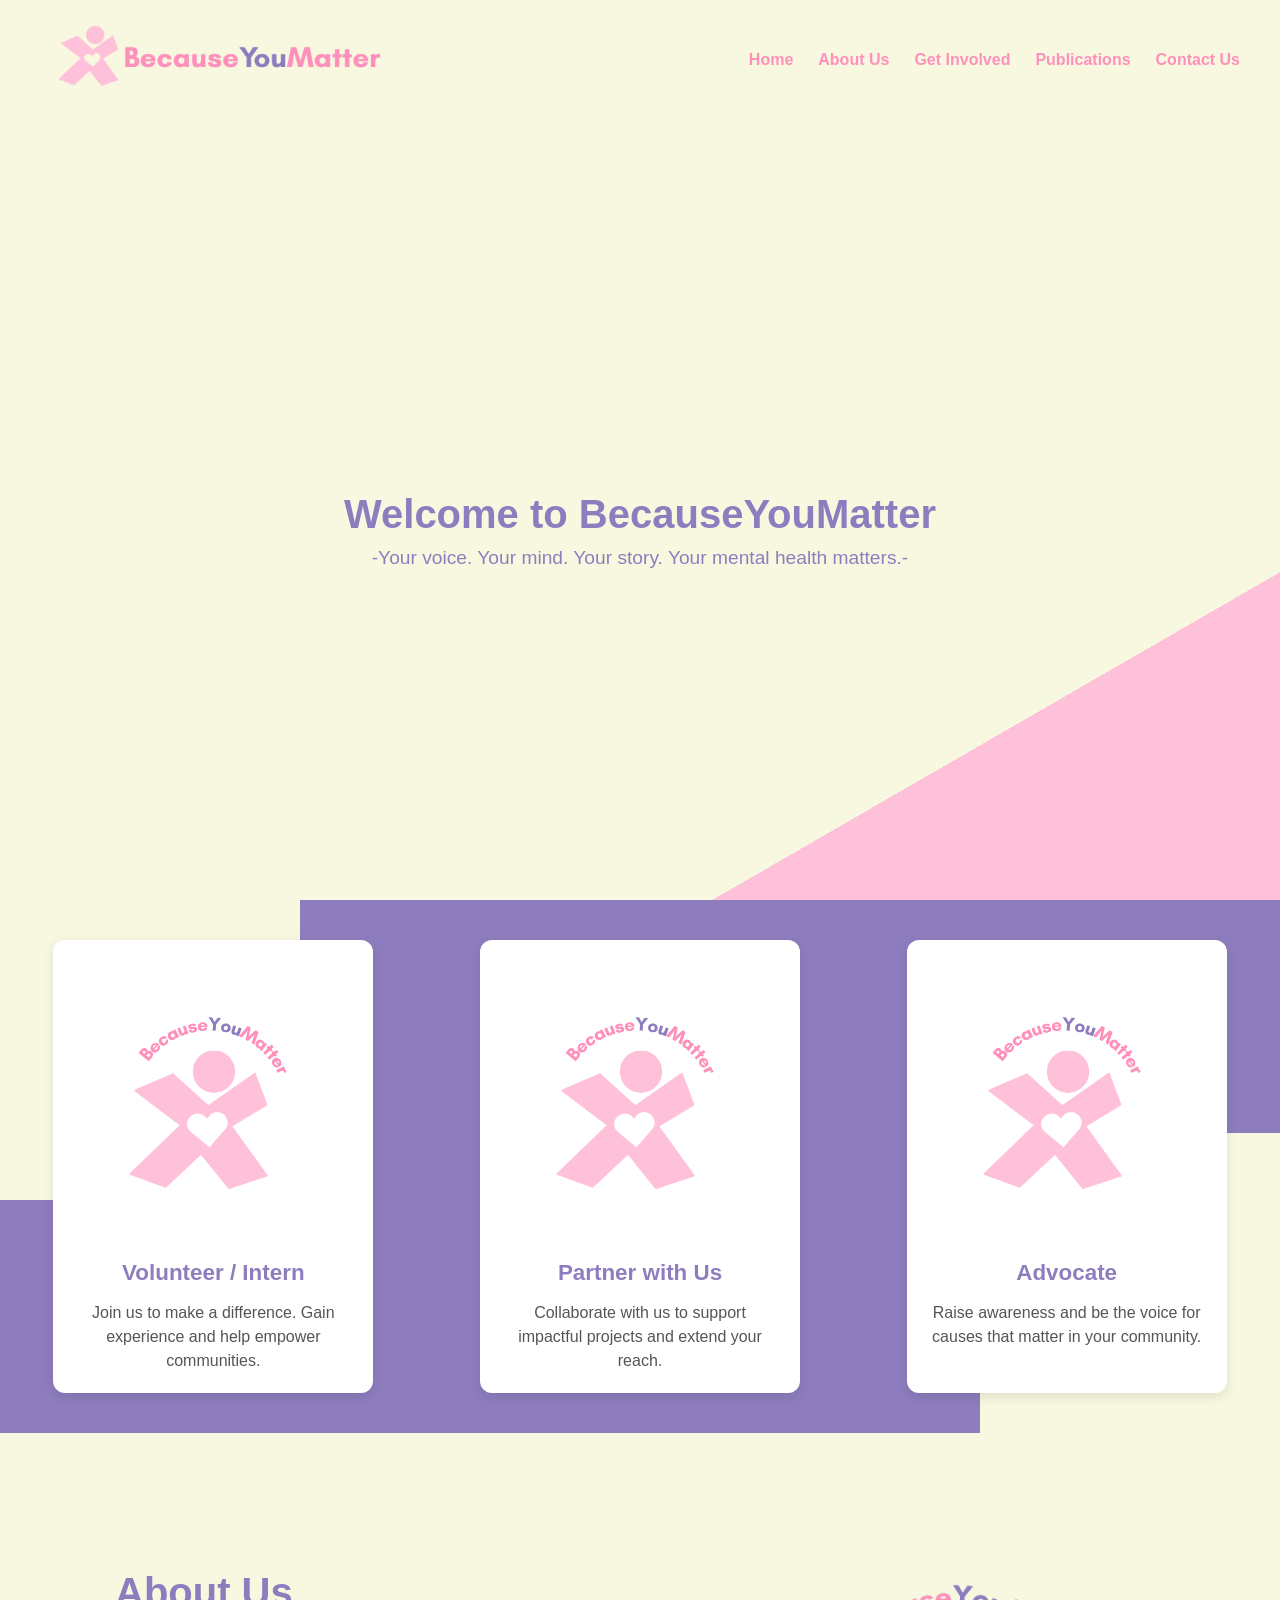
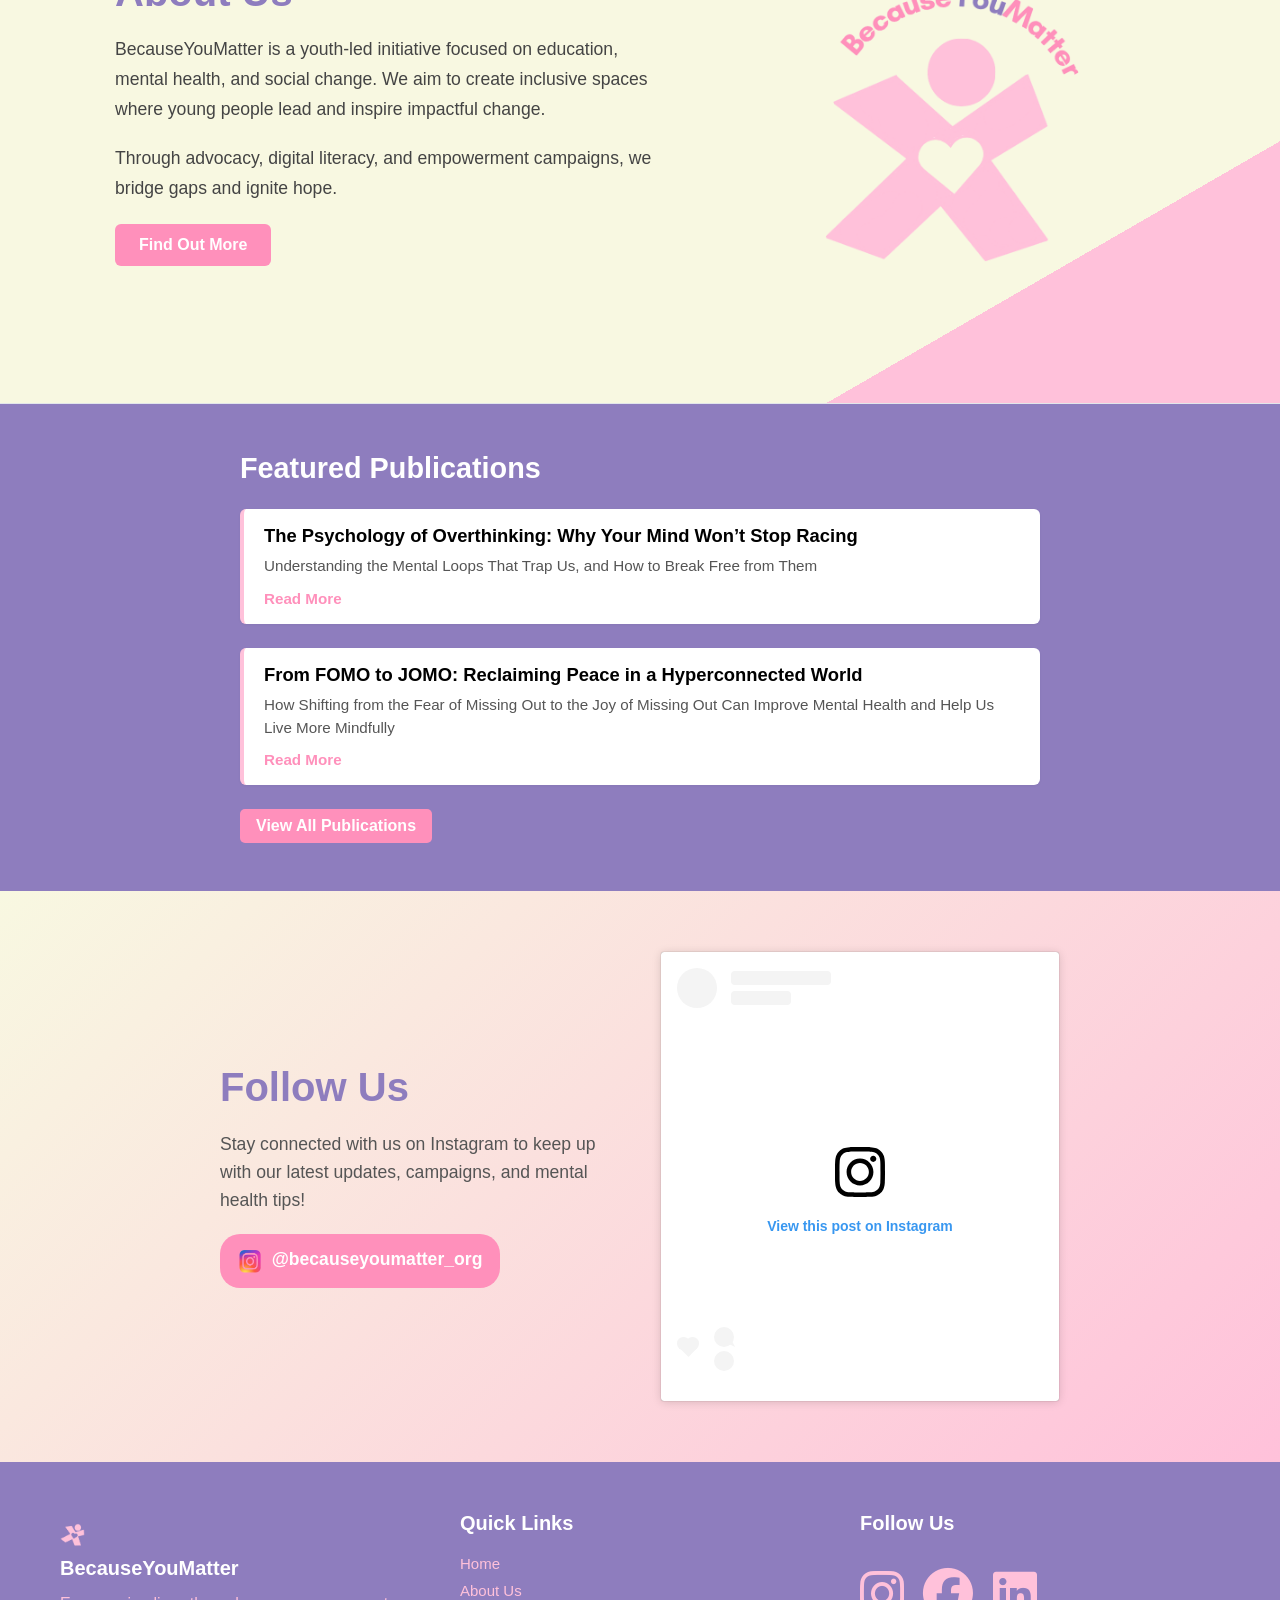
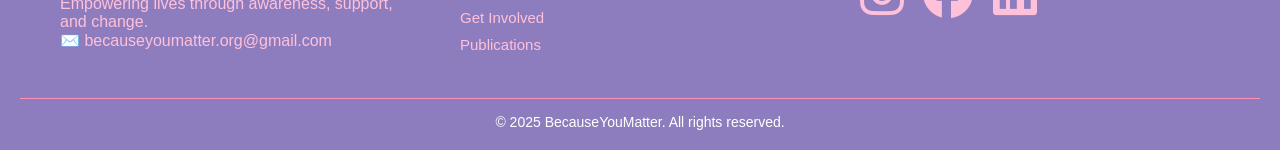
<file: index.html>
<!DOCTYPE html>
<html lang="en">
<head>
  <meta charset="UTF-8" />
  <meta name="viewport" content="width=device-width, initial-scale=1.0" />
  <title>BecauseYouMatter</title>
  <link rel="stylesheet" href="style.css" />
  <link rel="icon" href="./images/BYM_icon.png" type="image/x-icon" />
  <link rel="stylesheet" href="responsive.css" />
  <meta name="description" content="BecauseYouMatter is a youth-led initiative empowering mental health and social change." />
  <meta name="keywords" content="mental health, youth empowerment, social change, Pakistan, NGO" />

  <style>
    /* Add smooth scroll */
    html {
      scroll-behavior: smooth;
    }
  </style>
  <link
  rel="stylesheet"
  href="https://cdnjs.cloudflare.com/ajax/libs/font-awesome/6.5.0/css/all.min.css"
/>
</head>
<body>

  <!-- Wrapper for gradient -->
  <div class="gradient-wrapper" id="home">
    <header class="header">
      <div class="logo-container">
        <img src="./images/BYM_final_logo.png" alt="Logo" />
      </div>
      <nav class="nav-links">
        <a href="#home">Home</a>
        <a href="#about-us">About Us</a>
        <a href="#get-involved">Get Involved</a>
        <a href="#publications">Publications</a>
        <a href="#contact-us">Contact Us</a>
      </nav>
    </header>

    <!-- Hero Section -->
    <section class="hero">
      <div class="hero-content">
        <h1>Welcome to BecauseYouMatter</h1>
        <p>-Your voice. Your mind. Your story. Your mental health matters.-</p>
      </div>
    </section>
  </div>

  <!-- Get Involved Section (was separate pages) -->
  <section class="services" id="get-involved">
    <a href="#volunteer" class="service-card-link">
      <div class="service-card">
        <img src="./images/BYM_icon.png" alt="Volunteer/Intern" />
        <h3>Volunteer / Intern</h3>
        <p>Join us to make a difference. Gain experience and help empower communities.</p>
      </div>
    </a>

    <a href="#partner" class="service-card-link">
      <div class="service-card">
        <img src="./images/BYM_icon.png" alt="Partner with us" />
        <h3>Partner with Us</h3>
        <p>Collaborate with us to support impactful projects and extend your reach.</p>
      </div>
    </a>

    <a href="#advocate" class="service-card-link">
      <div class="service-card">
        <img src="./images/BYM_icon.png" alt="Advocate" />
        <h3>Advocate</h3>
        <p>Raise awareness and be the voice for causes that matter in your community.</p>
      </div>
    </a>
  </section>

  <!-- About Us Section -->
  <section class="about-us" id="about-us">
    <div class="about-left">
      <h2>About Us</h2>
      <p>
        BecauseYouMatter is a youth-led initiative focused on education, mental health, and social change. 
        We aim to create inclusive spaces where young people lead and inspire impactful change.
      </p>
      <p>
        Through advocacy, digital literacy, and empowerment campaigns, we bridge gaps and ignite hope.
      </p>
      <a href="#more" class="btn">Find Out More</a>
    </div>
    <div class="about-right">
      <img src="./images/BYM_icon.png" alt="BYM Logo" />
    </div>
  </section>

<section id="publications" class="home-publications">
  <h2 class="section-title-left">Featured Publications</h2>
  <ul class="publication-list-home">
    <li class="publication-item">
      <h3 class="pub-title">The Psychology of Overthinking: Why Your Mind Won’t Stop Racing</h3>
      <p class="pub-description">Understanding the Mental Loops That Trap Us, and How to Break Free from Them
</p>
      <a href="https://becauseyoumatterorg.substack.com/p/the-psychology-of-overthinking-why" class="pub-link">Read More</a>
    </li>
    <li class="publication-item">
      <h3 class="pub-title">From FOMO to JOMO: Reclaiming Peace in a Hyperconnected World</h3>
      <p class="pub-description">How Shifting from the Fear of Missing Out to the Joy of Missing Out Can Improve Mental Health and Help Us Live More Mindfully</p>
      <a href="https://becauseyoumatterorg.substack.com/p/from-fomo-to-jomo-reclaiming-peace" class="pub-link">Read More</a>
    </li>
  </ul>

  <div class="view-all-container-left">
    <a href="https://substack.com/@becauseyoumatterorg/notes" class="view-all-button">View All Publications</a>
  </div>
</section>

  
<!-- Follow Us Section -->
<section class="follow-us-section">
  <div class="follow-us-content">
    <div class="follow-text">
      <h2>Follow Us</h2>
      <p>Stay connected with us on Instagram to keep up with our latest updates, campaigns, and mental health tips!</p>
      <a href="https://www.instagram.com/becauseyoumatter_org/?utm_source=ig_web_button_share_sheet" target="_blank" rel="noopener noreferrer" class="follow-btn">
        <img src="./images/Screenshot 2025-05-28 024604-Photoroom.png" alt="Instagram Icon" class="insta-icon" />
        @becauseyoumatter_org

      </a>
    </div>

    <div class="instagram-embed-container" style="text-align:center;">
      <blockquote class="instagram-media" 
        data-instgrm-permalink="https://www.instagram.com/p/DKQIpjKI0gk/" 
        data-instgrm-version="14" 
        style="background:#FFF; border:0; border-radius:3px; box-shadow:0 0 1px 0 rgba(0,0,0,0.5),0 1px 10px 0 rgba(0,0,0,0.15); margin: 1px auto; max-width:540px; min-width:326px; padding:0; width:99.375%; width:-webkit-calc(100% - 2px); width:calc(100% - 2px);">
        <div style="padding:16px;"> 
          <a href="https://www.instagram.com/p/DKQIpjKI0gk/" 
            style="background:#FFFFFF; line-height:0; padding:0; text-align:center; text-decoration:none; width:100%;" 
            target="_blank"> 
            <div style="display: flex; flex-direction: row; align-items: center;"> 
              <div style="background-color: #F4F4F4; border-radius: 50%; flex-grow: 0; height: 40px; margin-right: 14px; width: 40px;"></div> 
              <div style="display: flex; flex-direction: column; flex-grow: 1; justify-content: center;"> 
                <div style="background-color: #F4F4F4; border-radius: 4px; flex-grow: 0; height: 14px; margin-bottom: 6px; width: 100px;"></div> 
                <div style="background-color: #F4F4F4; border-radius: 4px; flex-grow: 0; height: 14px; width: 60px;"></div>
              </div>
            </div>
            <div style="padding: 19% 0;"></div> 
            <div style="display:block; height:50px; margin:0 auto 12px; width:50px;">
              <svg width="50px" height="50px" viewBox="0 0 60 60" version="1.1" xmlns="https://www.w3.org/2000/svg" xmlns:xlink="https://www.w3.org/1999/xlink">
                <g stroke="none" stroke-width="1" fill="none" fill-rule="evenodd">
                  <g transform="translate(-511.000000, -20.000000)" fill="#000000">
                    <g>
                      <path d="M556.869,30.41 C554.814,30.41 553.148,32.076 553.148,34.131 C553.148,36.186 554.814,37.852 556.869,37.852 C558.924,37.852 560.59,36.186 560.59,34.131 C560.59,32.076 558.924,30.41 556.869,30.41 M541,60.657 C535.114,60.657 530.342,55.887 530.342,50 C530.342,44.114 535.114,39.342 541,39.342 C546.887,39.342 551.658,44.114 551.658,50 C551.658,55.887 546.887,60.657 541,60.657 M541,33.886 C532.1,33.886 524.886,41.1 524.886,50 C524.886,58.899 532.1,66.113 541,66.113 C549.9,66.113 557.115,58.899 557.115,50 C557.115,41.1 549.9,33.886 541,33.886 M565.378,62.101 C565.244,65.022 564.756,66.606 564.346,67.663 C563.803,69.06 563.154,70.057 562.106,71.106 C561.058,72.155 560.06,72.803 558.662,73.347 C557.607,73.757 556.021,74.244 553.102,74.378 C549.944,74.521 548.997,74.552 541,74.552 C533.003,74.552 532.056,74.521 528.898,74.378 C525.979,74.244 524.393,73.757 523.338,73.347 C521.94,72.803 520.942,72.155 519.894,71.106 C518.846,70.057 518.197,69.06 517.654,67.663 C517.244,66.606 516.755,65.022 516.623,62.101 C516.479,58.943 516.448,57.996 516.448,50 C516.448,42.003 516.479,41.056 516.623,37.899 C516.755,34.978 517.244,33.391 517.654,32.338 C518.197,30.938 518.846,29.942 519.894,28.894 C520.942,27.846 521.94,27.196 523.338,26.654 C524.393,26.244 525.979,25.756 528.898,25.623 C532.057,25.479 533.004,25.448 541,25.448 C548.997,25.448 549.943,25.479 553.102,25.623 C556.021,25.756 557.607,26.244 558.662,26.654 C560.06,27.196 561.058,27.846 562.106,28.894 C563.154,29.942 563.803,30.938 564.346,32.338 C564.756,33.391 565.244,34.978 565.378,37.899 C565.522,41.056 565.552,42.003 565.552,50 C565.552,57.996 565.522,58.943 565.378,62.101 M570.82,37.631 C570.674,34.438 570.167,32.258 569.425,30.349 C568.659,28.377 567.633,26.702 565.965,25.035 C564.297,23.368 562.623,22.342 560.652,21.575 C558.743,20.834 556.562,20.326 553.369,20.18 C550.169,20.033 549.148,20 541,20 C532.853,20 531.831,20.033 528.631,20.18 C525.438,20.326 523.257,20.834 521.349,21.575 C519.376,22.342 517.703,23.368 516.035,25.035 C514.368,26.702 513.342,28.377 512.574,30.349 C511.834,32.258 511.326,34.438 511.181,37.631 C511.035,40.831 511,41.851 511,50 C511,58.147 511.035,59.17 511.181,62.369 C511.326,65.562 511.834,67.743 512.574,69.651 C513.342,71.625 514.368,73.296 516.035,74.965 C517.703,76.634 519.376,77.658 521.349,78.425 C523.257,79.167 525.438,79.673 528.631,79.82 C531.831,79.965 532.853,80.001 541,80.001 C549.148,80.001 550.169,79.965 553.369,79.82 C556.562,79.673 558.743,79.167 560.652,78.425 C562.623,77.658 564.297,76.634 565.965,74.965 C567.633,73.296 568.659,71.625 569.425,69.651 C570.167,67.743 570.674,65.562 570.82,62.369 C570.966,59.17 571,58.147 571,50 C571,41.851 570.966,40.831 570.82,37.631"></path>
                    </g>
                  </g>
                </g>
              </svg>
            </div>
            <div style="padding-top: 8px;"> 
              <div style="color:#3897f0; font-family:Arial,sans-serif; font-size:14px; font-style:normal; font-weight:550; line-height:18px;">View this post on Instagram</div>
            </div>
            <div style="padding: 12.5% 0;"></div> 
            <div style="display: flex; flex-direction: row; margin-bottom: 14px; align-items: center;">
              <div> 
                <div style="background-color: #F4F4F4; border-radius: 50%; height: 12.5px; width: 12.5px; transform: translateX(0px) translateY(7px);"></div> 
                <div style="background-color: #F4F4F4; height: 12.5px; transform: rotate(-45deg) translateX(3px) translateY(1px); width: 12.5px; flex-grow: 0; margin-right: 14px; margin-left: 2px;"></div> 
                <div style="background-color: #F4F4F4; border-radius: 50%; height: 12.5px; width: 12.5px; transform: translateX(9px) translateY(-18px);"></div>
              </div>
              <div style="margin-left: 8px;"> 
                <div style="background-color: #F4F4F4; border-radius: 50%; flex-grow: 0; height: 20px; width: 20px;"></div> 
                <div style="width: 0; height: 0; border-top: 2px solid transparent; border-left: 6px solid #f4f4f4; border-bottom: 2px solid transparent; transform: translateX(16px) translateY(-4px) rotate(45deg);"></div> 
                <div style="background-color: #F4F4F4; border-radius: 50%; flex-grow: 0; height: 20px; width: 20px;"></div>
              </div>
            </div>
          </a> 
        </div>
      </blockquote> 
      <script async src="//www.instagram.com/embed.js"></script>
    </div>
  </div>
</section>

<footer class="site-footer" id="contact-us">
  <div class="footer-content">
    
    <!-- Info + Logo Section -->
    <div class="footer-info">
      <img src="./images/bym simp-Photoroom.png" alt="BYM Footer Logo" class="footer-logo-small" />
      <h3>BecauseYouMatter</h3>
      <p>Empowering lives through awareness, support, and change.</p>
      <p>✉️ becauseyoumatter.org@gmail.com</p>
    </div>

    <!-- Quick Links -->
    <div class="footer-links">
      <h3>Quick Links</h3>
      <ul>
        <li><a href="#home">Home</a></li>
        <li><a href="#about-us">About Us</a></li>
        <li><a href="#get-involved">Get Involved</a></li>
        <a href="#publications">Publications</a>
      </ul>
    </div>

    <!-- Social Links -->
    <div class="footer-social">
      <h3>Follow Us</h3>
      <a href="#"><i class="fab fa-instagram"></i></a>
      <a href="#"><i class="fab fa-facebook"></i></a>
      <a href="#"><i class="fab fa-linkedin"></i></a> 
    </div>
  </div>

  <div class="footer-bottom">
    &copy; 2025 BecauseYouMatter. All rights reserved.
  </div>
</footer>



</body>
</html>
</file>
<file: style.css>
/* Reset + base */
* {
  margin: 0;
  padding: 0;
  box-sizing: border-box;
}

body {
  font-family: Arial, sans-serif;
  background-color: #fff;
  color: #333;
  overflow-x: hidden;
}

.gradient-wrapper {
  width: 100vw;
  height: 100vh;       /* full viewport height */
  background: linear-gradient(
    150deg,
    #F8F8E1 80%,
    #FFC1DA 20%
  );
  display: flex;
  flex-direction: column;
}

.header {
  height: 120px;
  display: flex;
  justify-content: space-between;
  align-items: center;
  padding: 0 40px;
  color: white;
  flex-shrink: 0;      /* prevent shrinking */
}

.hero {
  flex: 1;             /* fill remaining space */
  padding: 60px 40px;
  color: #8E7DBE;
  text-align: center;
  display: flex;
  flex-direction: column;
  justify-content: center;
  align-items: center;
}

/* Logo */
.logo-container img {
  height: 350px;
  width: auto;
}

/* Nav */
.nav-links {
  display: flex;
  gap: 25px;
}

.nav-links a {
  text-decoration: none;
  color:  #FF90BB;
  font-weight: 600;
  font-size: 1rem;
  transition: color 0.3s, text-shadow 0.3s;
}

.nav-links a:hover {
  color: #8E7DBE;
}

/* Hero Section */
.hero {
  flex: 1;
  padding: 60px 40px 20px; /* Reduced bottom padding */
  color: #8E7DBE;
  text-align: center;
  display: flex;
  flex-direction: column;
  justify-content: center;
  align-items: center;
  margin-bottom: 0;
}

.hero h1 {
  font-size: 2.5rem;
  margin-bottom: 10px; /* Reduced */
}

.hero p {
  font-size: 1.2rem;
  color: #8E7DBE;
  margin-bottom: 0; /* Removed bottom margin */
}

.services {
  display: flex;
  justify-content: space-between;
  gap: 40px;
  padding: 40px 20px;
  flex-wrap: wrap;
  position: relative;
  overflow: hidden;
  background:
    linear-gradient(135deg, #F8F8E1 0 85%, transparent 0) top left,
    linear-gradient(-45deg, #F8F8E1 0 85%, transparent 0) bottom right,
    #8E7DBE;
  background-repeat: no-repeat;
  background-position: top left, bottom right;
  background-size: 300px 300px;
}

.service-card {
  flex: 1;
  min-width: 220px;
  max-width: 320px; /* reduced from 400px */
  background-color: #fff;
  border-radius: 12px;
  box-shadow: 0 4px 12px rgba(0,0,0,0.1);
  text-align: center;
  padding: 20px 20px; /* reduced padding */
  display: flex;
  flex-direction: column;
  align-items: center;
  transition: transform 0.3s;
}

.service-card img {
  height: 280px; /* reduced from 350px */
  width: 280px;
  object-fit: cover;
  margin-bottom: 20px;
}


.service-card:hover {
  transform: translateY(-5px);
}


.service-card h3 {
  color: #8E7DBE;
  font-size: 1.4rem;
  margin-bottom: 15px;
}

.service-card p {
  color: #555;
  font-size: 1rem;
  line-height: 1.5;
}

.service-card-link {
  flex: 1;
  min-width: 250px;
  max-width: 400px;
  text-decoration: none;
  color: inherit;
  display: flex;           /* Allow flex for spacing */
  justify-content: center; /* Center the card inside */
  cursor: pointer;
  transition: transform 0.3s;
}

/* Hover effect applied to link wrapper, affecting child card */
.service-card-link:hover .service-card {
  transform: translateY(-5px);
}

.about-us {
  display: flex;
  background: linear-gradient(
    150deg,
    #F8F8E1 80%,
    #FFC1DA 20%
  );
  padding: 60px 40px;
  min-height: 500px;      /* Fix container height */
  align-items: center;
  justify-content: center;
  gap: 40px;              /* space between left and right */
}

.about-left {
  flex: 1;
  min-width: 300px;
  padding: 20px;
}

.about-left {
  max-width: 600px;
  display: flex;
  flex-direction: column;
  justify-content: center; /* vertical center inside left */
}

.about-left h2 {
  color: #8E7DBE;
  font-size: 2.5rem;
  margin-bottom: 20px;
}

.about-left p {
  color: #444;
  font-size: 1.1rem;
  line-height: 1.7;
  margin-bottom: 20px;
}

.btn {
  display: inline-block;
  background-color: #FF90BB;
  color: white;
  padding: 12px 24px;
  border-radius: 6px;
  text-decoration: none;
  font-weight: 600;
  transition: background-color 0.3s ease;
  max-width: 180px;
  text-align: center;
  width: fit-content;

}

.btn:hover {
  background-color: #8E7DBE;
}

.about-right {
  display: flex;
  justify-content: center;
  align-items: center;
  overflow: hidden;
  max-width: 500px;
  flex-shrink: 0;       /* prevent shrinking */
  position: relative;
}

.about-right img {
  max-height: 450px;  /* control image max height */
  width: auto;
  border-radius: 20px;
  object-fit: contain;
}

.follow-us-section {
  background: linear-gradient(135deg, #F8F8E1, #FFC1DA);
  padding: 60px 30px;
  display: flex;
  justify-content: center;
  align-items: center;
  text-align: center;
}

.follow-us-content {
  display: flex;
  gap: 40px;
  max-width: 1000px;
  width: 100%;
  flex-wrap: wrap;
  justify-content: center;
  align-items: center;
  min-height: 300px;
}

.follow-text {
  flex: 1;
  max-width: 400px;
  text-align: left;
  display: flex;
  flex-direction: column;
  justify-content: center;
}

.instagram-embed-container {
  flex: 1;
  max-width: 400px;
  display: flex;
  justify-content: center;
  align-items: center;
}


.follow-text h2 {
  font-size: 2.5rem;
  color: #8E7DBE;
  margin-bottom: 20px;
}

.follow-text p {
  font-size: 1.1rem;
  color: #555;
  margin-bottom: 20px;
  line-height: 1.6;
}

.follow-btn {
  display: inline-flex;
  background-color: #FF90BB;
  color: white;
  border-radius: 20px;
  text-decoration: none;
  font-weight: 600;
  transition: background-color 0.3s;
  font-size: 1.1rem;
  max-width: 280px;
  width: auto;
  padding: 15px 24px;
  text-align: center;
  justify-content: center;
}

.follow-btn:hover {
  background-color: #8E7DBE;
}

.insta-icon {
  width: 24px;
  height: 24px;
  margin-right: 10px;
}

.follow-embed {
  flex: 1;
  max-width: 500px;
  width: 100%;
}

/* Responsive Layout */
@media (max-width: 800px) {
  .follow-us-content {
    flex-direction: column;
    align-items: center;
  }

  .follow-text, .follow-embed {
    max-width: 100%;
    text-align: center;
  }

  .follow-btn {
    justify-content: center;
  }
}



@media (max-width: 800px) {
  .follow-us {
    flex-direction: column;
  }
  .follow-left, .follow-right {
    width: 100%;
    max-width: none;
  }
  .follow-right iframe {
    max-width: 100%;
    height: 400px;
  }
}


@media (max-width: 800px) {
  .about-us {
    flex-direction: column;
  }
  .about-right, .about-left {
    width: 100%;
    max-width: none;
  }
  .about-right img {
    width: 100%;
    max-width: 400px;
  }
}

/* ==== Home Publications Section (Left-Aligned) ==== */
.home-publications {
  padding: 3rem 2rem;
  border-top: 1px solid #e2e6ea;
  background:  #8E7DBE;
}

.section-title-left {
  font-size: 1.8rem;
  font-weight: 700;
  color: #ffffff;
  margin-bottom: 1.5rem;
  text-align: left;
  max-width: 800px;
  margin-left: auto;
  margin-right: auto;
}

.publication-list-home {
  list-style: none;
  padding: 0;
  margin: 0 auto;
  max-width: 800px;
}

.publication-item {
  background: #ffffff;
  border-left: 4px solid #FFC1DA;
  padding: 1rem 1.25rem;
  margin-bottom: 1.5rem;
  border-radius: 6px;
  box-shadow: 0 1px 3px rgba(0,0,0,0.05);
}

.pub-title {
  margin: 0;
  font-size: 1.15rem;
  color: #000000;
}

.pub-description {
  margin: 0.5rem 0 0.75rem;
  color: #555;
  font-size: 0.95rem;
  line-height: 1.5;
}

.pub-link {
  color: #FF90BB;
  font-weight: 600;
  text-decoration: none;
  font-size: 0.95rem;
}

.pub-link:hover {
  text-decoration: underline;
}

.view-all-container-left {
  margin-top: 1.5rem;
  max-width: 800px;
  margin-left: auto;
  margin-right: auto;
  text-align: left;
}

.view-all-button {
  display: inline-block;
  padding: 8px 16px;
  background-color: #FF90BB;
  color: #fff;
  border-radius: 5px;
  font-weight: 600;
  text-decoration: none;
  transition: background-color 0.3s ease;
}

.view-all-button:hover {
  background-color: #FFC1DA;
}

.site-footer {
  background-color: #8E7DBE;
  color: #ffffff;
  padding: 40px 20px 20px;
  font-family: 'Segoe UI', sans-serif;
}
.site-footer {
  background-color: #8E7DBE;
  color: #ffffff;
  padding: 40px 20px 20px;
  font-family: 'Segoe UI', sans-serif;
}

.footer-content {
  display: flex;
  flex-wrap: wrap;
  justify-content: space-between;
  max-width: 1200px;
  margin: auto;
  color: #FFC1DA;
}

.footer-info,
.footer-links,
.footer-social {
  flex: 1 1 250px;
  margin: 10px 20px;
}

.footer-info h3,
.footer-links h3,
.footer-social h3 {
  margin-bottom: 15px;
  font-size: 20px;
  color: #ffffff;
}

/* All footer links normal */
.site-footer a {
  font-size: 15px;
  color: #FFC1DA;
  line-height: 1.8;
  text-decoration: none;
}

/* Hover effect with white underline */
.site-footer a:hover {
  color: #FFC1DA;
  text-decoration-color: #ffffff;
}

.footer-links ul {
  list-style: none;
  padding: 0;
}

.footer-social a {
  font-size: 50px;
  margin-right: 15px;
  color: #FFC1DA;
  text-decoration: none;
}

.footer-social a:hover {
  color: #FFC1DA;
  text-decoration: underline;
  text-decoration-color: #ffffff;
}

/* Footer logo/icon styling */
.footer-logo-small {
  height: 25px;
  margin: 10px 0;
  display: block;
}

.footer-bottom {
  text-align: center;
  border-top: 1px solid #FF90BB;
  margin-top: 30px;
  padding-top: 15px;
  font-size: 14px;
  color: #ffffff;
}
</file>
<file: responsive.css>
/* responsive.css */

/* For tablets and small desktops */
@media (max-width: 900px) {
  .header {
    flex-wrap: wrap;
  }

  .nav-links {
    flex-wrap: wrap;
    gap: 1rem;
  }

  .services {
    flex-direction: column;
    align-items: center;
  }

  .service-card-link {
    max-width: 100%;
    margin-bottom: 1.5rem;
  }

  .about-us {
    flex-direction: column;
    padding: 2rem;
  }

  .about-left, .about-right {
    flex: 1 1 100%;
    margin-bottom: 2rem;
  }

  .publication-list-home {
    flex-direction: column;
    align-items: center;
  }

  .publication-item {
    max-width: 100%;
    margin-bottom: 2rem;
  }

  .follow-us-section {
    flex-direction: column;
    padding: 2rem;
  }

  .instagram-embed-container {
    max-width: 100%;
    width: 100%;
  }
}

/* For mobile phones */
@media (max-width: 480px) {
  .header {
    flex-direction: column;
    align-items: flex-start;
  }

  .nav-links {
    flex-direction: column;
    gap: 0.75rem;
    width: 100%;
  }

  .nav-links a {
    font-size: 1.1rem;
  }

  .hero-content h1 {
    font-size: 2rem;
  }

  .hero-content p {
    font-size: 1rem;
  }

  .btn,
  .view-all-button,
  .follow-btn {
    font-size: 1rem;
    padding: 0.6rem 1rem;
  }
}

/* Hero section responsiveness */
@media (max-width: 900px) {
  .hero {
    display: flex;
    flex-direction: column;
    align-items: center;
    text-align: center;
    padding: 2rem 1rem;
  }

  .hero-content {
    max-width: 100%;
    margin-bottom: 2rem;
  }

  .hero-content h1 {
    font-size: 2.5rem; /* adjust as needed */
  }

  .hero-content p {
    font-size: 1.1rem; /* adjust as needed */
  }

  .hero-image {
    max-width: 100%;
    height: auto;
  }
}

@media (max-width: 480px) {
  .hero-content h1 {
    font-size: 2rem;
  }

  .hero-content p {
    font-size: 1rem;
  }
}
</file>
